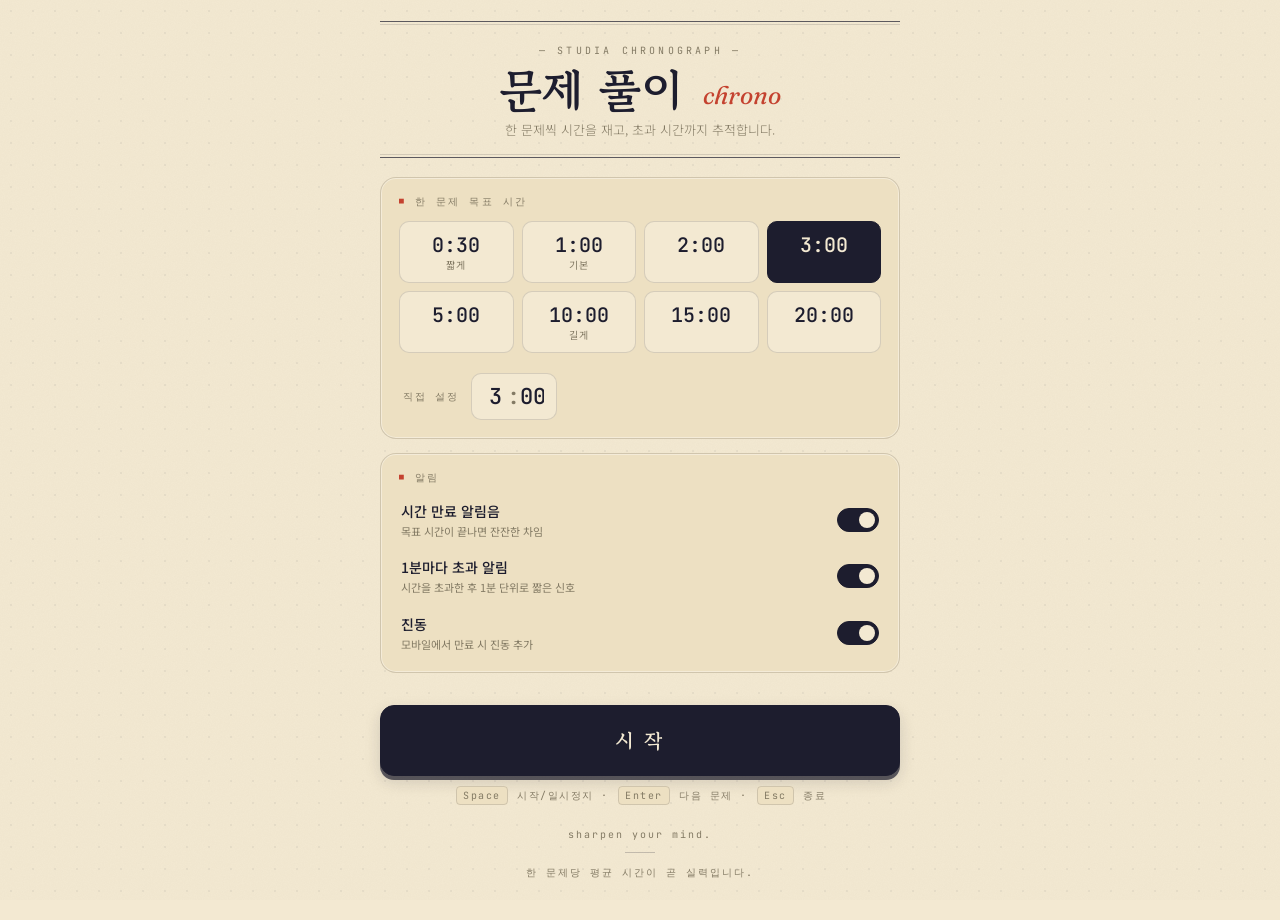
<file: problem chrono.html>
<!DOCTYPE html>
<html lang="ko">
<head>
<meta charset="UTF-8" />
<meta name="viewport" content="width=device-width, initial-scale=1.0, viewport-fit=cover" />
<meta name="theme-color" content="#f3e9d2" />
<title>문제 풀이 크로노 · Chrono</title>
<link rel="preconnect" href="https://fonts.googleapis.com" />
<link rel="preconnect" href="https://fonts.gstatic.com" crossorigin />
<link href="https://fonts.googleapis.com/css2?family=Fraunces:ital,opsz,wght@0,9..144,300;0,9..144,400;0,9..144,600;0,9..144,700;1,9..144,400&family=Gowun+Batang:wght@400;700&family=JetBrains+Mono:wght@300;400;500;600;700&family=Noto+Sans+KR:wght@300;400;500;600;700&display=swap" rel="stylesheet" />
<style>
  :root {
    --paper: #f3e9d2;
    --paper-2: #ede0c2;
    --paper-3: #e6d5b0;
    --ink: #1d1d2e;
    --ink-2: #3a3a4c;
    --ink-mute: #837a64;
    --ink-faint: rgba(29, 29, 46, 0.10);
    --line: rgba(29, 29, 46, 0.14);
    --line-strong: rgba(29, 29, 46, 0.22);

    --carbon: #1a1a26;
    --carbon-2: #252533;
    --carbon-line: rgba(243, 233, 210, 0.10);

    --red: #c4422f;
    --red-deep: #9a2e1f;
    --green: #4d6b4a;
    --amber: #c98a2b;

    --serif: "Fraunces", "Gowun Batang", serif;
    --korean-serif: "Gowun Batang", "Fraunces", serif;
    --sans: "Noto Sans KR", system-ui, sans-serif;
    --mono: "JetBrains Mono", ui-monospace, monospace;
  }

  * { box-sizing: border-box; margin: 0; padding: 0; -webkit-tap-highlight-color: transparent; }

  html, body {
    height: 100%;
    overflow-x: hidden;
  }

  body {
    font-family: var(--sans);
    color: var(--ink);
    background: var(--paper);
    min-height: 100dvh;
    font-weight: 400;
    line-height: 1.5;
    padding: env(safe-area-inset-top) env(safe-area-inset-right) env(safe-area-inset-bottom) env(safe-area-inset-left);
    position: relative;
    overflow-x: hidden;
  }

  /* Paper texture: subtle dot grid + grain */
  body::before {
    content: "";
    position: fixed; inset: 0;
    background-image:
      radial-gradient(circle, rgba(29, 29, 46, 0.07) 1px, transparent 1px);
    background-size: 22px 22px;
    pointer-events: none;
    z-index: -1;
    opacity: 0.7;
  }
  body::after {
    content: "";
    position: fixed; inset: 0;
    background-image: url("data:image/svg+xml;utf8,<svg xmlns='http://www.w3.org/2000/svg' width='200' height='200'><filter id='n'><feTurbulence type='fractalNoise' baseFrequency='0.85' numOctaves='2'/><feColorMatrix values='0 0 0 0 0.2 0 0 0 0 0.18 0 0 0 0 0.15 0 0 0 0.35 0'/></filter><rect width='100%25' height='100%25' filter='url(%23n)' opacity='0.5'/></svg>");
    mix-blend-mode: multiply;
    opacity: 0.18;
    pointer-events: none;
    z-index: -1;
  }

  /* ---------- Layout ---------- */
  .app {
    max-width: 560px;
    margin: 0 auto;
    padding: 24px 20px 40px;
    min-height: 100dvh;
    display: flex;
    flex-direction: column;
  }

  .view { display: none; flex-direction: column; flex: 1; }
  .view.active { display: flex; animation: fadeIn 0.35s ease; }
  @keyframes fadeIn { from { opacity: 0; transform: translateY(6px); } to { opacity: 1; transform: translateY(0); } }

  /* ---------- Header ---------- */

  header.intro {
    text-align: center;
    margin-bottom: 22px;
    padding: 18px 0 14px;
    border-top: 1px solid var(--line);
    border-bottom: 1px solid var(--line);
    position: relative;
  }
  header.intro::before, header.intro::after {
    content: "";
    position: absolute;
    left: 0; right: 0;
    height: 1px;
    background: var(--ink);
    opacity: 0.7;
  }
  header.intro::before { top: -4px; }
  header.intro::after { bottom: -4px; }
  .crest-line {
    font-family: var(--mono);
    font-size: 10px;
    letter-spacing: 0.32em;
    text-transform: uppercase;
    color: var(--ink-mute);
    margin-bottom: 8px;
  }
  h1.title {
    font-family: var(--korean-serif);
    font-weight: 700;
    font-size: clamp(34px, 9vw, 46px);
    line-height: 1;
    letter-spacing: -0.005em;
    color: var(--ink);
  }
  h1.title em {
    font-family: var(--serif);
    font-style: italic;
    font-weight: 400;
    color: var(--red);
    font-size: 0.55em;
    margin-left: 8px;
    letter-spacing: 0;
    vertical-align: 0.2em;
  }
  .lede {
    font-size: 13px;
    color: var(--ink-mute);
    margin-top: 8px;
    font-weight: 300;
  }

  /* ---------- Card (paper section) ---------- */
  .card {
    background: var(--paper-2);
    border: 1px solid var(--line);
    border-radius: 16px;
    padding: 16px 18px;
    margin-bottom: 14px;
    box-shadow: inset 0 0 0 1px rgba(255, 255, 255, 0.35);
  }
  .card .label {
    font-family: var(--mono);
    font-size: 10px;
    letter-spacing: 0.25em;
    text-transform: uppercase;
    color: var(--ink-mute);
    margin-bottom: 12px;
    display: flex; align-items: center; gap: 8px;
  }
  .card .label::before {
    content: "■";
    color: var(--red);
    font-size: 8px;
  }

  /* ---------- Presets ---------- */
  .presets {
    display: grid;
    grid-template-columns: repeat(4, 1fr);
    gap: 8px;
    margin-bottom: 14px;
  }
  .preset {
    background: var(--paper);
    border: 1px solid var(--line);
    color: var(--ink-2);
    padding: 12px 0 10px;
    border-radius: 10px;
    cursor: pointer;
    font-family: var(--sans);
    font-weight: 400;
    transition: all 0.15s ease;
    display: flex; flex-direction: column; align-items: center; gap: 1px;
  }
  .preset .num {
    font-family: var(--mono);
    font-size: 20px;
    font-weight: 500;
    color: var(--ink);
    line-height: 1.1;
    font-variant-numeric: tabular-nums;
  }
  .preset .unit { font-size: 10px; color: var(--ink-mute); letter-spacing: 0.12em; }
  .preset:hover { border-color: var(--ink); }
  .preset.active {
    background: var(--ink);
    border-color: var(--ink);
  }
  .preset.active .num, .preset.active .unit { color: var(--paper); }

  /* ---------- Custom MM:SS input ---------- */
  .custom-row {
    display: flex; align-items: center; gap: 12px;
    padding: 6px 4px 2px;
  }
  .custom-row label {
    font-family: var(--mono);
    font-size: 10px;
    letter-spacing: 0.2em;
    text-transform: uppercase;
    color: var(--ink-mute);
  }
  .mmss-input {
    display: inline-flex;
    align-items: baseline;
    background: var(--paper);
    border: 1px solid var(--line);
    border-radius: 10px;
    padding: 6px 12px;
    font-family: var(--mono);
    font-size: 22px;
    font-weight: 500;
    font-variant-numeric: tabular-nums;
  }
  .mmss-input input {
    width: 1.8ch;
    border: none;
    background: transparent;
    font: inherit;
    text-align: center;
    color: var(--ink);
    outline: none;
    padding: 0;
  }
  .mmss-input input::-webkit-outer-spin-button,
  .mmss-input input::-webkit-inner-spin-button {
    -webkit-appearance: none; margin: 0;
  }
  .mmss-input span { color: var(--ink-mute); }

  /* ---------- Options ---------- */
  .opts { display: grid; gap: 10px; }
  .opt {
    display: flex; align-items: center; justify-content: space-between;
    padding: 4px 2px;
  }
  .opt-text strong {
    font-weight: 500;
    font-size: 14px;
    color: var(--ink);
    display: block;
  }
  .opt-text small {
    font-size: 11px;
    color: var(--ink-mute);
    margin-top: 1px;
    display: block;
  }
  .toggle { position: relative; width: 42px; height: 24px; flex-shrink: 0; }
  .toggle input { display: none; }
  .toggle .slider {
    position: absolute; inset: 0;
    background: var(--paper);
    border-radius: 999px;
    cursor: pointer;
    transition: background 0.2s;
    border: 1px solid var(--line-strong);
  }
  .toggle .slider::before {
    content: "";
    position: absolute;
    width: 16px; height: 16px;
    border-radius: 50%;
    background: var(--ink-mute);
    top: 3px; left: 3px;
    transition: all 0.2s;
  }
  .toggle input:checked + .slider {
    background: var(--ink);
    border-color: var(--ink);
  }
  .toggle input:checked + .slider::before {
    background: var(--paper);
    transform: translateX(18px);
  }

  /* ---------- Primary button ---------- */
  .start-area { margin-top: 18px; }
  .btn-primary {
    width: 100%;
    background: var(--ink);
    border: 1px solid var(--ink);
    color: var(--paper);
    padding: 20px;
    border-radius: 14px;
    font-family: var(--korean-serif);
    font-weight: 700;
    font-size: 20px;
    letter-spacing: 0.12em;
    cursor: pointer;
    transition: all 0.15s ease;
    box-shadow: 0 4px 0 0 rgba(29, 29, 46, 0.7), 0 6px 16px rgba(29, 29, 46, 0.15);
  }
  .btn-primary:hover { transform: translateY(-1px); }
  .btn-primary:active {
    transform: translateY(2px);
    box-shadow: 0 1px 0 0 rgba(29, 29, 46, 0.7), 0 2px 6px rgba(29, 29, 46, 0.1);
  }
  .kbd-hint {
    text-align: center;
    margin-top: 12px;
    font-family: var(--mono);
    font-size: 10px;
    letter-spacing: 0.15em;
    color: var(--ink-mute);
  }
  .kbd-hint kbd {
    background: var(--paper-2);
    border: 1px solid var(--line);
    border-radius: 4px;
    padding: 2px 6px;
    font-family: var(--mono);
    font-size: 10px;
    margin: 0 2px;
  }

  /* ---------- Running view ---------- */
  .session-bar {
    display: flex; justify-content: space-between; align-items: center;
    font-family: var(--mono);
    font-size: 11px;
    letter-spacing: 0.15em;
    text-transform: uppercase;
    color: var(--ink-mute);
    padding: 14px 4px;
    margin-bottom: 14px;
    border-bottom: 1px dashed var(--line);
  }
  .session-bar .left { display: flex; gap: 14px; align-items: center; }
  .session-bar .left span strong {
    color: var(--ink);
    font-weight: 500;
    font-family: var(--mono);
  }
  .session-bar .close-btn {
    background: none;
    border: none;
    color: var(--ink-mute);
    cursor: pointer;
    font-family: var(--mono);
    font-size: 11px;
    letter-spacing: 0.15em;
    padding: 4px 8px;
    transition: color 0.15s;
  }
  .session-bar .close-btn:hover { color: var(--red); }

  /* THE TIMER CARD */
  .timer-card {
    background: var(--carbon);
    border-radius: 22px;
    padding: 38px 24px 28px;
    color: var(--paper);
    position: relative;
    overflow: hidden;
    margin-bottom: 16px;
    transition: background 0.35s ease;
    box-shadow: 0 20px 50px rgba(29, 29, 46, 0.25);
  }
  /* Notch corners for ticket-like feel */
  .timer-card::before, .timer-card::after {
    content: "";
    position: absolute;
    width: 22px; height: 22px;
    background: var(--paper);
    border-radius: 50%;
    top: 50%;
    transform: translateY(-50%);
  }
  .timer-card::before { left: -11px; }
  .timer-card::after { right: -11px; }

  .timer-mode {
    text-align: center;
    font-family: var(--mono);
    font-size: 10px;
    letter-spacing: 0.4em;
    text-transform: uppercase;
    color: rgba(243, 233, 210, 0.55);
    margin-bottom: 14px;
    transition: color 0.3s;
  }
  .timer-display {
    font-family: var(--mono);
    font-weight: 300;
    font-size: clamp(70px, 21vw, 130px);
    line-height: 1;
    text-align: center;
    letter-spacing: -0.04em;
    font-variant-numeric: tabular-nums;
    color: var(--paper);
    transition: color 0.3s;
  }
  .timer-display .sep {
    color: rgba(243, 233, 210, 0.45);
    margin: 0 -0.04em;
  }
  .timer-display .sign {
    color: var(--red);
    margin-right: 0.05em;
    font-weight: 500;
  }
  .timer-sub {
    text-align: center;
    font-family: var(--mono);
    font-size: 13px;
    letter-spacing: 0.18em;
    color: rgba(243, 233, 210, 0.55);
    margin-top: 16px;
    padding-top: 16px;
    border-top: 1px dashed var(--carbon-line);
    font-variant-numeric: tabular-nums;
  }
  .timer-sub strong {
    color: var(--paper);
    font-weight: 500;
    margin-left: 4px;
  }

  /* Overtime state */
  .timer-card.over {
    background: var(--red);
    box-shadow: 0 20px 50px rgba(196, 66, 47, 0.4);
    animation: overPulse 1.8s infinite ease-in-out;
  }
  @keyframes overPulse {
    0%, 100% { box-shadow: 0 20px 50px rgba(196, 66, 47, 0.35); }
    50% { box-shadow: 0 20px 60px rgba(196, 66, 47, 0.6); }
  }
  .timer-card.over .timer-mode { color: rgba(255, 255, 255, 0.75); }
  .timer-card.over .timer-display { color: #fff; }
  .timer-card.over .timer-display .sign { color: #fff; }
  .timer-card.over .timer-display .sep { color: rgba(255, 255, 255, 0.6); }
  .timer-card.over .timer-sub { color: rgba(255, 255, 255, 0.7); }
  .timer-card.over .timer-sub strong { color: #fff; }

  /* Warning state (last 10s) */
  .timer-card.warning .timer-display {
    color: #ffd178;
    animation: tick 1s infinite;
  }
  @keyframes tick {
    0%, 100% { transform: scale(1); }
    50% { transform: scale(1.015); }
  }

  /* Paused state */
  .timer-card.paused .timer-display {
    opacity: 0.45;
  }
  .timer-card.paused .timer-mode::after {
    content: " · 일시정지";
    color: var(--amber);
  }

  /* Flash on time-up */
  .timer-card.flash {
    animation: flashOnce 0.5s ease-out;
  }
  @keyframes flashOnce {
    0% { background: var(--paper); }
    50% { background: var(--red); }
    100% { background: var(--red); }
  }

  /* ---------- Actions ---------- */
  .actions {
    display: grid;
    grid-template-columns: 1fr 1.4fr 1fr;
    gap: 8px;
    margin-bottom: 18px;
  }
  .btn-action {
    background: var(--paper-2);
    border: 1px solid var(--line);
    color: var(--ink);
    padding: 14px 8px;
    border-radius: 12px;
    font-family: var(--sans);
    font-size: 13px;
    font-weight: 500;
    cursor: pointer;
    transition: all 0.15s;
    letter-spacing: 0.02em;
  }
  .btn-action:hover { background: var(--paper); border-color: var(--ink-mute); }
  .btn-action:active { transform: translateY(1px); }
  .btn-action.primary {
    background: var(--ink);
    border-color: var(--ink);
    color: var(--paper);
    font-weight: 500;
  }
  .btn-action.primary:hover { background: var(--carbon-2); }

  /* ---------- Lap list ---------- */
  .laps {
    flex: 1;
    margin-top: 6px;
  }
  .laps-header {
    display: flex; justify-content: space-between; align-items: baseline;
    font-family: var(--mono);
    font-size: 10px;
    letter-spacing: 0.25em;
    text-transform: uppercase;
    color: var(--ink-mute);
    padding: 0 4px 12px;
    border-bottom: 1px solid var(--line);
    margin-bottom: 4px;
  }
  .laps-header .count {
    color: var(--ink);
    font-weight: 500;
  }
  .laps-header .empty-note {
    color: var(--ink-mute);
    font-family: var(--sans);
    font-size: 12px;
    letter-spacing: 0;
    text-transform: none;
    font-weight: 300;
  }
  .lap-list {
    list-style: none;
    max-height: 280px;
    overflow-y: auto;
  }
  .lap-item {
    display: grid;
    grid-template-columns: auto 1fr auto auto;
    gap: 12px;
    align-items: baseline;
    padding: 12px 4px;
    border-bottom: 1px dashed var(--line);
    animation: lapIn 0.3s ease;
  }
  @keyframes lapIn {
    from { opacity: 0; transform: translateX(-8px); }
    to { opacity: 1; transform: translateX(0); }
  }
  .lap-item .lap-num {
    font-family: var(--mono);
    font-size: 11px;
    color: var(--ink-mute);
    letter-spacing: 0.05em;
    min-width: 28px;
  }
  .lap-item .lap-time {
    font-family: var(--mono);
    font-size: 18px;
    font-weight: 500;
    color: var(--ink);
    font-variant-numeric: tabular-nums;
    letter-spacing: -0.01em;
  }
  .lap-item .lap-target {
    font-family: var(--mono);
    font-size: 11px;
    color: var(--ink-mute);
    font-variant-numeric: tabular-nums;
  }
  .lap-item .lap-diff {
    font-family: var(--mono);
    font-size: 13px;
    font-weight: 500;
    font-variant-numeric: tabular-nums;
    padding: 3px 9px;
    border-radius: 999px;
    min-width: 62px;
    text-align: center;
  }
  .lap-diff.under {
    background: rgba(77, 107, 74, 0.12);
    color: var(--green);
  }
  .lap-diff.over {
    background: rgba(196, 66, 47, 0.12);
    color: var(--red);
  }
  .lap-diff.exact {
    background: rgba(29, 29, 46, 0.08);
    color: var(--ink-2);
  }

  /* ---------- Summary view ---------- */
  .summary-head {
    text-align: center;
    padding: 30px 0 20px;
  }
  .summary-head .crest-line { margin-bottom: 6px; }
  .summary-head h2 {
    font-family: var(--korean-serif);
    font-size: 32px;
    font-weight: 700;
    letter-spacing: -0.01em;
  }
  .summary-head h2 em {
    font-family: var(--serif);
    font-style: italic;
    color: var(--red);
    font-weight: 400;
    font-size: 0.55em;
    margin-left: 6px;
    vertical-align: 0.2em;
  }

  .stats-grid {
    display: grid;
    grid-template-columns: repeat(2, 1fr);
    gap: 10px;
    margin-bottom: 18px;
  }
  .stat-card {
    background: var(--paper-2);
    border: 1px solid var(--line);
    border-radius: 14px;
    padding: 16px;
    text-align: center;
  }
  .stat-card.big {
    grid-column: 1 / -1;
    background: var(--carbon);
    border-color: var(--carbon);
    color: var(--paper);
    padding: 26px 16px;
  }
  .stat-label {
    font-family: var(--mono);
    font-size: 9px;
    letter-spacing: 0.3em;
    text-transform: uppercase;
    color: var(--ink-mute);
    margin-bottom: 8px;
  }
  .stat-card.big .stat-label { color: rgba(243, 233, 210, 0.6); }
  .stat-value {
    font-family: var(--mono);
    font-weight: 500;
    font-size: 24px;
    color: var(--ink);
    font-variant-numeric: tabular-nums;
    letter-spacing: -0.02em;
  }
  .stat-card.big .stat-value { color: var(--paper); font-size: 38px; }
  .stat-value .sub { font-size: 12px; color: var(--ink-mute); font-weight: 400; margin-left: 4px; }
  .stat-card.big .stat-value .sub { color: rgba(243, 233, 210, 0.55); }

  /* ---------- Footer signature ---------- */
  footer.sig {
    margin-top: auto;
    padding-top: 24px;
    text-align: center;
    font-family: var(--mono);
    font-size: 10px;
    letter-spacing: 0.2em;
    color: var(--ink-mute);
  }
  footer.sig .divider {
    width: 30px; height: 1px;
    background: var(--line-strong);
    margin: 10px auto 12px;
  }

  /* ---------- Toast ---------- */
  .toast {
    position: fixed;
    bottom: 32px;
    left: 50%;
    transform: translateX(-50%) translateY(80px);
    background: var(--ink);
    color: var(--paper);
    padding: 11px 18px;
    border-radius: 999px;
    font-size: 13px;
    opacity: 0;
    pointer-events: none;
    transition: all 0.3s cubic-bezier(0.2, 0.8, 0.4, 1);
    z-index: 100;
    box-shadow: 0 8px 30px rgba(29, 29, 46, 0.25);
  }
  .toast.show {
    opacity: 1;
    transform: translateX(-50%) translateY(0);
  }

  /* Responsive */
  @media (max-width: 380px) {
    .presets { grid-template-columns: repeat(3, 1fr); }
    .app { padding: 18px 14px 30px; }
    .stats-grid { gap: 8px; }
    .stat-card { padding: 14px 10px; }
  }
</style>
</head>
<body>

<main class="app">

  <!-- ============== SETUP VIEW ============== -->
  <section id="setupView" class="view active">
    <header class="intro">
      <div class="crest-line">— Studia Chronograph —</div>
      <h1 class="title">문제 풀이 <em>chrono</em></h1>
      <p class="lede">한 문제씩 시간을 재고, 초과 시간까지 추적합니다.</p>
    </header>

    <section class="card">
      <div class="label">한 문제 목표 시간</div>
      <div class="presets" id="presets">
        <button class="preset" data-sec="30"><span class="num">0:30</span><span class="unit">짧게</span></button>
        <button class="preset" data-sec="60"><span class="num">1:00</span><span class="unit">기본</span></button>
        <button class="preset" data-sec="120"><span class="num">2:00</span><span class="unit"></span></button>
        <button class="preset active" data-sec="180"><span class="num">3:00</span><span class="unit"></span></button>
        <button class="preset" data-sec="300"><span class="num">5:00</span><span class="unit"></span></button>
        <button class="preset" data-sec="600"><span class="num">10:00</span><span class="unit">길게</span></button>
        <button class="preset" data-sec="900"><span class="num">15:00</span><span class="unit"></span></button>
        <button class="preset" data-sec="1200"><span class="num">20:00</span><span class="unit"></span></button>
      </div>
      <div class="custom-row">
        <label>직접 설정</label>
        <div class="mmss-input">
          <input type="number" id="customMin" min="0" max="99" value="3" />
          <span>:</span>
          <input type="number" id="customSec" min="0" max="59" value="00" />
        </div>
      </div>
    </section>

    <section class="card">
      <div class="label">알림</div>
      <div class="opts">
        <div class="opt">
          <div class="opt-text">
            <strong>시간 만료 알림음</strong>
            <small>목표 시간이 끝나면 잔잔한 차임</small>
          </div>
          <label class="toggle">
            <input type="checkbox" id="optSound" checked />
            <span class="slider"></span>
          </label>
        </div>
        <div class="opt">
          <div class="opt-text">
            <strong>1분마다 초과 알림</strong>
            <small>시간을 초과한 후 1분 단위로 짧은 신호</small>
          </div>
          <label class="toggle">
            <input type="checkbox" id="optOvertimePing" checked />
            <span class="slider"></span>
          </label>
        </div>
        <div class="opt">
          <div class="opt-text">
            <strong>진동</strong>
            <small>모바일에서 만료 시 진동 추가</small>
          </div>
          <label class="toggle">
            <input type="checkbox" id="optVibrate" checked />
            <span class="slider"></span>
          </label>
        </div>
      </div>
    </section>

    <div class="start-area">
      <button class="btn-primary" id="startBtn">시 작</button>
      <div class="kbd-hint">
        <kbd>Space</kbd> 시작/일시정지 · <kbd>Enter</kbd> 다음 문제 · <kbd>Esc</kbd> 종료
      </div>
    </div>

    <footer class="sig">
      sharpen your mind.
      <div class="divider"></div>
      한 문제당 평균 시간이 곧 실력입니다.
    </footer>
  </section>

  <!-- ============== RUNNING VIEW ============== -->
  <section id="runView" class="view">
    <div class="session-bar">
      <div class="left">
        <span>목표 <strong id="targetDisplay">3:00</strong></span>
        <span>문제 <strong id="problemNum">1</strong></span>
      </div>
      <button class="close-btn" id="endBtn">종료 ↩</button>
    </div>

    <div class="timer-card" id="timerCard">
      <div class="timer-mode" id="timerMode">남은 시간</div>
      <div class="timer-display" id="timerDisplay">03<span class="sep">:</span>00</div>
      <div class="timer-sub">풀이 시간 <strong id="elapsedDisplay">00:00</strong></div>
    </div>

    <div class="actions">
      <button class="btn-action" id="pauseBtn">일시정지</button>
      <button class="btn-action primary" id="lapBtn">다음 문제 →</button>
      <button class="btn-action" id="resetBtn">초기화</button>
    </div>

    <div class="laps">
      <div class="laps-header">
        <span>기록 · <span class="count" id="lapCount">0</span> 문제</span>
        <span class="empty-note" id="emptyNote">아직 기록이 없습니다</span>
      </div>
      <ol class="lap-list" id="lapList"></ol>
    </div>
  </section>

  <!-- ============== SUMMARY VIEW ============== -->
  <section id="summaryView" class="view">
    <div class="summary-head">
      <div class="crest-line">— Session Complete —</div>
      <h2>풀이 결과 <em>summary</em></h2>
    </div>

    <div class="stats-grid">
      <div class="stat-card big">
        <div class="stat-label">총 풀이 시간</div>
        <div class="stat-value" id="sumTotalTime">00:00</div>
      </div>
      <div class="stat-card">
        <div class="stat-label">문제 수</div>
        <div class="stat-value" id="sumCount">0<span class="sub">개</span></div>
      </div>
      <div class="stat-card">
        <div class="stat-label">평균 시간</div>
        <div class="stat-value" id="sumAvg">00:00</div>
      </div>
      <div class="stat-card">
        <div class="stat-label">목표 내 완료</div>
        <div class="stat-value" id="sumUnder" style="color: var(--green);">0<span class="sub">/0</span></div>
      </div>
      <div class="stat-card">
        <div class="stat-label">총 초과 시간</div>
        <div class="stat-value" id="sumOver" style="color: var(--red);">+00:00</div>
      </div>
    </div>

    <div class="laps">
      <div class="laps-header">
        <span>전체 기록</span>
      </div>
      <ol class="lap-list" id="sumLapList" style="max-height: none;"></ol>
    </div>

    <div class="start-area">
      <button class="btn-primary" id="restartBtn">새 세션 시작</button>
    </div>
  </section>

</main>

<div class="toast" id="toast"></div>

<script>
(() => {
  "use strict";

  // ---------- State ----------
  const state = {
    targetSec: 180,       // target seconds per problem
    startedAt: null,      // ms timestamp when current problem started
    pausedAt: null,       // ms when paused
    accumPausedMs: 0,     // total paused milliseconds this problem
    intervalId: null,
    audioCtx: null,
    laps: [],             // {target, elapsed, diff}
    problemNum: 1,
    overtimePingDoneAt: 0, // last overtime ping mark (minute index)
    chimeFired: false,
  };

  // ---------- DOM ----------
  const $ = (id) => document.getElementById(id);
  const setupView = $("setupView");
  const runView = $("runView");
  const summaryView = $("summaryView");
  const presetsEl = $("presets");
  const customMin = $("customMin");
  const customSec = $("customSec");
  const startBtn = $("startBtn");
  const pauseBtn = $("pauseBtn");
  const lapBtn = $("lapBtn");
  const resetBtn = $("resetBtn");
  const endBtn = $("endBtn");
  const restartBtn = $("restartBtn");
  const timerCard = $("timerCard");
  const timerMode = $("timerMode");
  const timerDisplay = $("timerDisplay");
  const elapsedDisplay = $("elapsedDisplay");
  const targetDisplay = $("targetDisplay");
  const problemNumEl = $("problemNum");
  const lapList = $("lapList");
  const lapCountEl = $("lapCount");
  const emptyNote = $("emptyNote");
  const optSound = $("optSound");
  const optOvertimePing = $("optOvertimePing");
  const optVibrate = $("optVibrate");
  const toast = $("toast");

  // ---------- Helpers ----------
  function pad2(n) { return n.toString().padStart(2, "0"); }
  function formatMMSS(totalSec) {
    const s = Math.max(0, Math.floor(totalSec));
    return `${pad2(Math.floor(s / 60))}:${pad2(s % 60)}`;
  }
  function formatMMSSWithSep(totalSec) {
    const s = Math.max(0, Math.floor(totalSec));
    return `${pad2(Math.floor(s / 60))}<span class="sep">:</span>${pad2(s % 60)}`;
  }

  let toastTimer;
  function showToast(msg, ms = 2000) {
    toast.textContent = msg;
    toast.classList.add("show");
    clearTimeout(toastTimer);
    toastTimer = setTimeout(() => toast.classList.remove("show"), ms);
  }

  // ---------- Target time selection ----------
  function setTargetSec(sec) {
    state.targetSec = Math.max(5, Math.min(3600, Math.round(sec)));
    customMin.value = Math.floor(state.targetSec / 60);
    customSec.value = pad2(state.targetSec % 60);
    [...presetsEl.children].forEach((b) => {
      b.classList.toggle("active", parseInt(b.dataset.sec, 10) === state.targetSec);
    });
  }
  presetsEl.addEventListener("click", (e) => {
    const btn = e.target.closest(".preset");
    if (!btn) return;
    setTargetSec(parseInt(btn.dataset.sec, 10));
  });
  function syncFromCustom() {
    const m = parseInt(customMin.value, 10) || 0;
    const s = parseInt(customSec.value, 10) || 0;
    const total = m * 60 + Math.min(59, s);
    setTargetSec(total);
  }
  customMin.addEventListener("change", syncFromCustom);
  customSec.addEventListener("change", syncFromCustom);
  customMin.addEventListener("input", syncFromCustom);
  customSec.addEventListener("input", syncFromCustom);

  // ---------- Audio ----------
  function getAudioCtx() {
    if (!state.audioCtx) {
      const AC = window.AudioContext || window.webkitAudioContext;
      state.audioCtx = new AC();
    }
    if (state.audioCtx.state === "suspended") state.audioCtx.resume();
    return state.audioCtx;
  }

  // Gentle bell-like chime (sine + harmonic, bell envelope)
  function playChime() {
    if (!optSound.checked) return;
    const ctx = getAudioCtx();
    const now = ctx.currentTime;
    const master = ctx.createGain();
    master.gain.value = 0.5;
    master.connect(ctx.destination);

    [880, 1320, 1760].forEach((freq, i) => {
      const osc = ctx.createOscillator();
      const gain = ctx.createGain();
      osc.type = "sine";
      osc.frequency.value = freq;
      const peak = 0.4 / (i + 1);
      gain.gain.setValueAtTime(0, now);
      gain.gain.linearRampToValueAtTime(peak, now + 0.01);
      gain.gain.exponentialRampToValueAtTime(0.001, now + 1.8);
      osc.connect(gain).connect(master);
      osc.start(now);
      osc.stop(now + 1.85);
    });
  }

  // Short pip for overtime minute markers
  function playPip() {
    if (!optOvertimePing.checked) return;
    const ctx = getAudioCtx();
    const now = ctx.currentTime;
    const osc = ctx.createOscillator();
    const gain = ctx.createGain();
    osc.type = "sine";
    osc.frequency.value = 660;
    gain.gain.setValueAtTime(0, now);
    gain.gain.linearRampToValueAtTime(0.18, now + 0.01);
    gain.gain.exponentialRampToValueAtTime(0.001, now + 0.25);
    osc.connect(gain).connect(ctx.destination);
    osc.start(now);
    osc.stop(now + 0.3);
  }

  // Soft click on lap
  function playClick() {
    if (!optSound.checked) return;
    const ctx = getAudioCtx();
    const now = ctx.currentTime;
    const osc = ctx.createOscillator();
    const gain = ctx.createGain();
    osc.type = "triangle";
    osc.frequency.value = 1200;
    gain.gain.setValueAtTime(0, now);
    gain.gain.linearRampToValueAtTime(0.1, now + 0.005);
    gain.gain.exponentialRampToValueAtTime(0.001, now + 0.08);
    osc.connect(gain).connect(ctx.destination);
    osc.start(now);
    osc.stop(now + 0.1);
  }

  function vibrateOnce(pattern) {
    if (!optVibrate.checked) return;
    if (navigator.vibrate) {
      try { navigator.vibrate(pattern); } catch (_) {}
    }
  }

  // ---------- Timer Engine ----------
  function elapsedMs() {
    if (state.startedAt == null) return 0;
    const end = state.pausedAt != null ? state.pausedAt : Date.now();
    return end - state.startedAt - state.accumPausedMs;
  }

  function tick() {
    const ms = elapsedMs();
    const elapsedSec = ms / 1000;
    const remaining = state.targetSec - elapsedSec;

    // Display
    if (remaining > 0) {
      // Counting down
      timerCard.classList.remove("over");
      timerMode.textContent = state.pausedAt ? "남은 시간" : "남은 시간";
      timerDisplay.innerHTML = formatMMSSWithSep(remaining);
      timerCard.classList.toggle("warning", remaining <= 10 && !state.pausedAt);
    } else {
      // Counting up (over target)
      const over = -remaining;
      if (!timerCard.classList.contains("over")) {
        timerCard.classList.add("over");
        timerCard.classList.remove("warning");
        timerCard.classList.add("flash");
        setTimeout(() => timerCard.classList.remove("flash"), 500);
      }
      timerMode.textContent = "시간 초과";
      timerDisplay.innerHTML = `<span class="sign">+</span>${formatMMSSWithSep(over)}`;

      // Fire chime once at moment of expiry
      if (!state.chimeFired) {
        state.chimeFired = true;
        playChime();
        vibrateOnce([220, 110, 220]);
      }

      // Minute pings while over
      if (optOvertimePing.checked) {
        const overMin = Math.floor(over / 60);
        if (overMin > 0 && overMin !== state.overtimePingDoneAt) {
          state.overtimePingDoneAt = overMin;
          playPip();
          vibrateOnce(60);
        }
      }
    }

    // Elapsed display (always counts up from start of problem)
    elapsedDisplay.textContent = formatMMSS(elapsedSec);

    timerCard.classList.toggle("paused", state.pausedAt != null);
  }

  function startTimer() {
    state.startedAt = Date.now();
    state.pausedAt = null;
    state.accumPausedMs = 0;
    state.chimeFired = false;
    state.overtimePingDoneAt = 0;
    timerCard.classList.remove("over", "warning", "paused");
    if (state.intervalId) clearInterval(state.intervalId);
    tick();
    state.intervalId = setInterval(tick, 100);
    pauseBtn.textContent = "일시정지";
  }

  function pauseTimer() {
    if (state.pausedAt != null || state.startedAt == null) return;
    state.pausedAt = Date.now();
    pauseBtn.textContent = "계속";
  }

  function resumeTimer() {
    if (state.pausedAt == null) return;
    state.accumPausedMs += Date.now() - state.pausedAt;
    state.pausedAt = null;
    pauseBtn.textContent = "일시정지";
  }

  function togglePause() {
    if (state.pausedAt != null) resumeTimer();
    else pauseTimer();
  }

  // Record current problem and start a fresh one
  function recordLap() {
    if (state.startedAt == null) return;
    const elapsed = elapsedMs() / 1000;
    const target = state.targetSec;
    const diff = elapsed - target; // positive = over, negative = under
    state.laps.push({ target, elapsed, diff, num: state.problemNum });
    renderLaps();
    playClick();
    vibrateOnce(40);
    state.problemNum++;
    problemNumEl.textContent = state.problemNum;
    startTimer();
  }

  function renderLaps() {
    if (state.laps.length === 0) {
      lapList.innerHTML = "";
      emptyNote.style.display = "";
      lapCountEl.textContent = "0";
      return;
    }
    emptyNote.style.display = "none";
    lapCountEl.textContent = state.laps.length;
    // Most recent first
    const html = [...state.laps].reverse().map((l) => {
      const diffSign = l.diff >= 0 ? "+" : "−";
      const diffAbs = Math.abs(l.diff);
      const cls = l.diff > 1 ? "over" : (l.diff < -1 ? "under" : "exact");
      return `
        <li class="lap-item">
          <span class="lap-num">#${pad2(l.num)}</span>
          <span class="lap-time">${formatMMSS(l.elapsed)}</span>
          <span class="lap-target">/ ${formatMMSS(l.target)}</span>
          <span class="lap-diff ${cls}">${diffSign}${formatMMSS(diffAbs)}</span>
        </li>
      `;
    }).join("");
    lapList.innerHTML = html;
  }

  // ---------- View switching ----------
  function setView(v) {
    [setupView, runView, summaryView].forEach((s) => s.classList.remove("active"));
    v.classList.add("active");
  }

  function beginSession() {
    // Initialize audio with user gesture
    try { getAudioCtx(); } catch (_) {}
    state.laps = [];
    state.problemNum = 1;
    problemNumEl.textContent = "1";
    targetDisplay.textContent = formatMMSS(state.targetSec);
    renderLaps();
    setView(runView);
    startTimer();
  }

  function endSession() {
    if (state.intervalId) clearInterval(state.intervalId);
    state.intervalId = null;
    // If there's an in-progress problem, also record it
    if (state.startedAt != null && elapsedMs() > 1000) {
      const elapsed = elapsedMs() / 1000;
      const diff = elapsed - state.targetSec;
      state.laps.push({ target: state.targetSec, elapsed, diff, num: state.problemNum });
    }
    state.startedAt = null;
    state.pausedAt = null;
    timerCard.classList.remove("over", "warning", "paused");

    if (state.laps.length === 0) {
      // Nothing recorded — go back to setup
      setView(setupView);
      showToast("기록된 문제가 없습니다");
      return;
    }
    renderSummary();
    setView(summaryView);
  }

  function renderSummary() {
    const totalSec = state.laps.reduce((a, l) => a + l.elapsed, 0);
    const count = state.laps.length;
    const avg = count ? totalSec / count : 0;
    const under = state.laps.filter((l) => l.diff <= 0).length;
    const overSum = state.laps.reduce((a, l) => a + Math.max(0, l.diff), 0);

    $("sumTotalTime").textContent = formatMMSS(totalSec);
    $("sumCount").innerHTML = `${count}<span class="sub">개</span>`;
    $("sumAvg").textContent = formatMMSS(avg);
    $("sumUnder").innerHTML = `${under}<span class="sub">/${count}</span>`;
    $("sumOver").textContent = `+${formatMMSS(overSum)}`;

    const html = state.laps.map((l) => {
      const diffSign = l.diff >= 0 ? "+" : "−";
      const diffAbs = Math.abs(l.diff);
      const cls = l.diff > 1 ? "over" : (l.diff < -1 ? "under" : "exact");
      return `
        <li class="lap-item">
          <span class="lap-num">#${pad2(l.num)}</span>
          <span class="lap-time">${formatMMSS(l.elapsed)}</span>
          <span class="lap-target">/ ${formatMMSS(l.target)}</span>
          <span class="lap-diff ${cls}">${diffSign}${formatMMSS(diffAbs)}</span>
        </li>
      `;
    }).join("");
    $("sumLapList").innerHTML = html;
  }

  // Reset current problem (don't record)
  function resetCurrent() {
    if (state.startedAt == null) return;
    startTimer();
    showToast("이번 문제 타이머를 초기화했습니다");
  }

  // ---------- Bindings ----------
  startBtn.addEventListener("click", beginSession);
  pauseBtn.addEventListener("click", togglePause);
  lapBtn.addEventListener("click", recordLap);
  resetBtn.addEventListener("click", resetCurrent);
  endBtn.addEventListener("click", endSession);
  restartBtn.addEventListener("click", () => {
    state.laps = [];
    state.problemNum = 1;
    setView(setupView);
  });

  // Keyboard shortcuts
  document.addEventListener("keydown", (e) => {
    if (e.target.tagName === "INPUT") return;
    if (e.code === "Space") {
      e.preventDefault();
      if (setupView.classList.contains("active")) beginSession();
      else if (runView.classList.contains("active")) togglePause();
    } else if (e.code === "Enter") {
      if (runView.classList.contains("active")) {
        e.preventDefault();
        recordLap();
      } else if (summaryView.classList.contains("active")) {
        e.preventDefault();
        restartBtn.click();
      }
    } else if (e.code === "Escape") {
      if (runView.classList.contains("active")) {
        e.preventDefault();
        endSession();
      }
    }
  });

  // Prevent accidental tab close
  window.addEventListener("beforeunload", (e) => {
    if (state.startedAt != null) {
      e.preventDefault();
      e.returnValue = "";
    }
  });

  // ---------- Init ----------
  setTargetSec(180);
})();
</script>

</body>
</html>
</file>
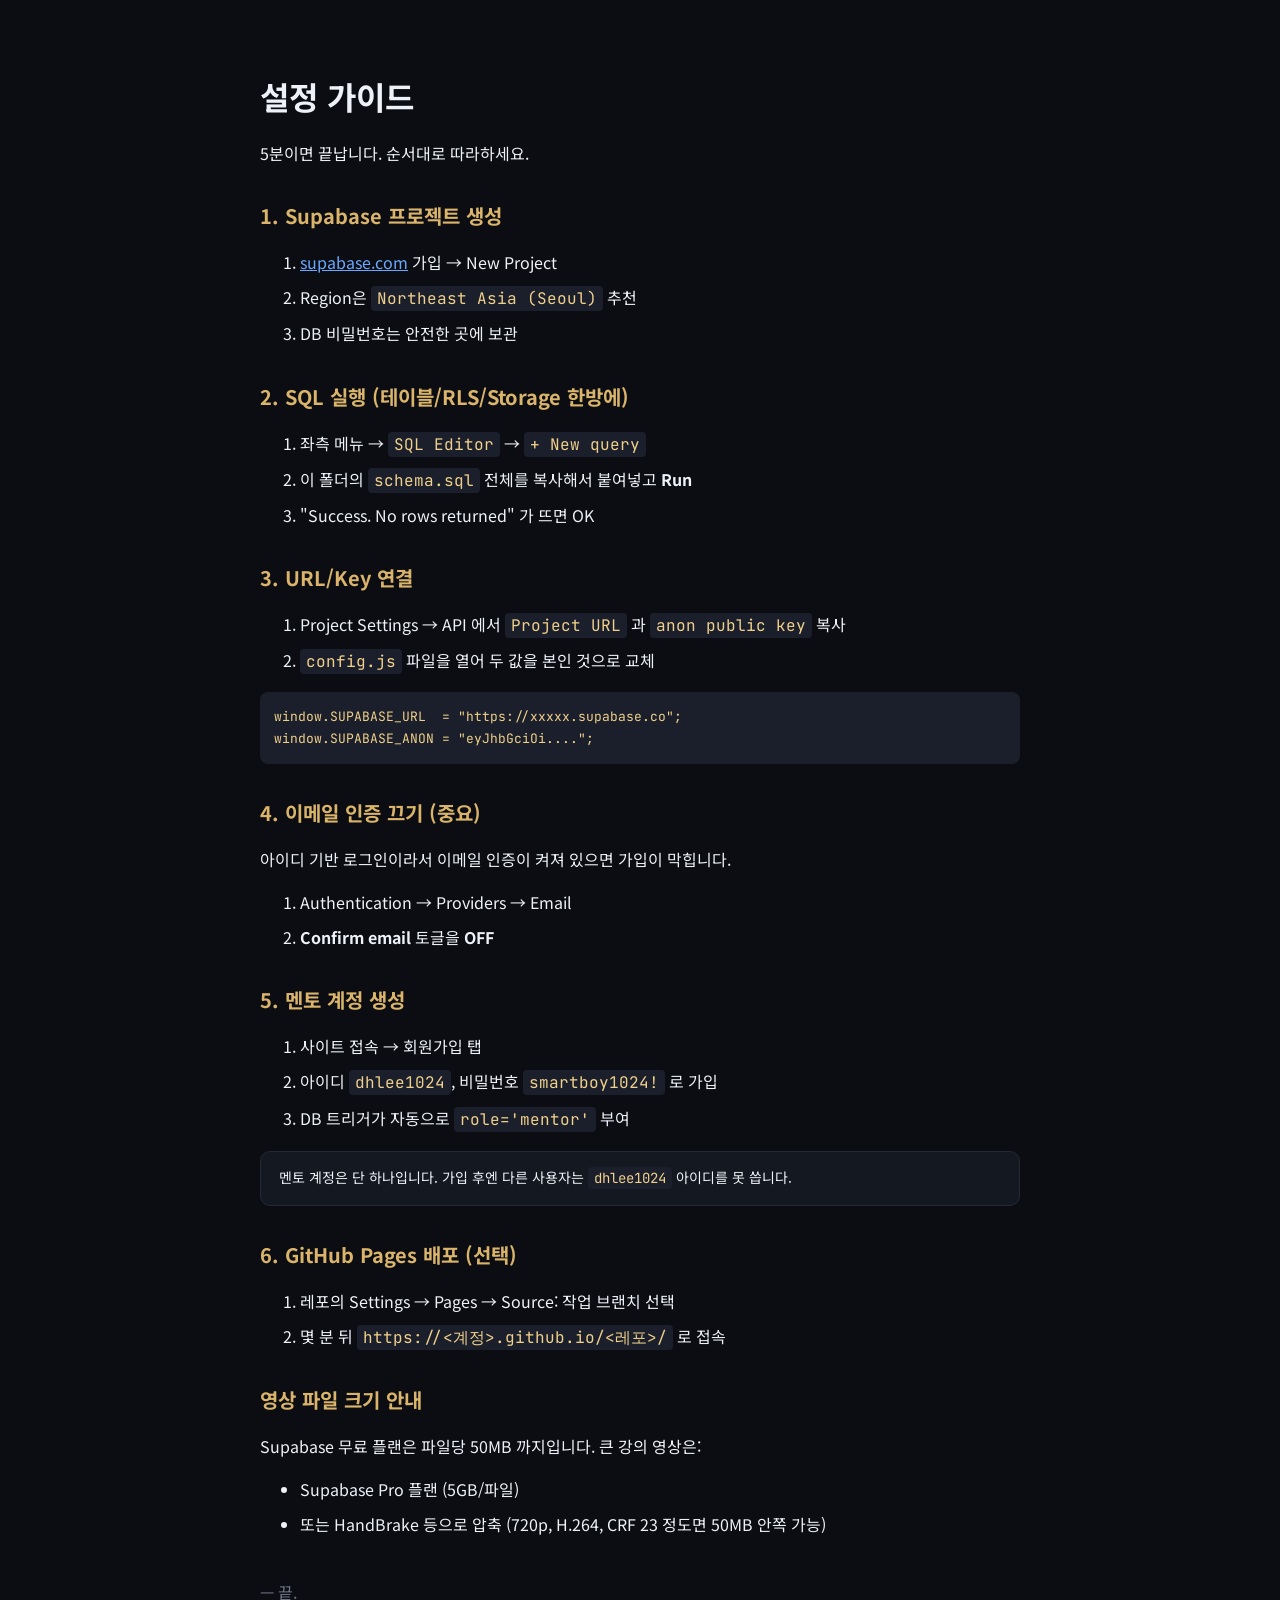
<file: setup.html>
<!DOCTYPE html>
<html lang="ko">
<head>
<meta charset="UTF-8" />
<title>설정 가이드 · Mentor</title>
<link rel="preconnect" href="https://fonts.googleapis.com">
<link href="https://fonts.googleapis.com/css2?family=Noto+Sans+KR:wght@400;500;700&family=JetBrains+Mono:wght@400;600&display=swap" rel="stylesheet">
<style>
body{font-family:'Noto Sans KR',sans-serif;background:#0b0d12;color:#eef1f7;padding:40px 20px;line-height:1.7;}
.wrap{max-width:760px;margin:0 auto;}
h1{font-size:32px;margin-bottom:8px;}
h2{font-size:20px;margin:32px 0 12px;color:#d9b46a;}
code,pre{font-family:'JetBrains Mono',monospace;background:#1a1f2b;padding:2px 6px;border-radius:4px;color:#f0d08b;}
pre{padding:14px;border-radius:8px;overflow-x:auto;font-size:13px;}
ol li,ul li{margin-bottom:8px;}
a{color:#6aa8ff;}
.note{background:#141821;border:1px solid #222836;border-radius:10px;padding:14px 18px;margin:18px 0;font-size:14px;}
</style>
</head>
<body>
<div class="wrap">
<h1>설정 가이드</h1>
<p>5분이면 끝납니다. 순서대로 따라하세요.</p>

<h2>1. Supabase 프로젝트 생성</h2>
<ol>
<li><a href="https://supabase.com" target="_blank">supabase.com</a> 가입 → New Project</li>
<li>Region은 <code>Northeast Asia (Seoul)</code> 추천</li>
<li>DB 비밀번호는 안전한 곳에 보관</li>
</ol>

<h2>2. SQL 실행 (테이블/RLS/Storage 한방에)</h2>
<ol>
<li>좌측 메뉴 → <code>SQL Editor</code> → <code>+ New query</code></li>
<li>이 폴더의 <code>schema.sql</code> 전체를 복사해서 붙여넣고 <strong>Run</strong></li>
<li>"Success. No rows returned" 가 뜨면 OK</li>
</ol>

<h2>3. URL/Key 연결</h2>
<ol>
<li>Project Settings → API 에서 <code>Project URL</code> 과 <code>anon public key</code> 복사</li>
<li><code>config.js</code> 파일을 열어 두 값을 본인 것으로 교체</li>
</ol>
<pre>window.SUPABASE_URL  = "https://xxxxx.supabase.co";
window.SUPABASE_ANON = "eyJhbGciOi....";</pre>

<h2>4. 이메일 인증 끄기 (중요)</h2>
<p>아이디 기반 로그인이라서 이메일 인증이 켜져 있으면 가입이 막힙니다.</p>
<ol>
<li>Authentication → Providers → Email</li>
<li><strong>Confirm email</strong> 토글을 <strong>OFF</strong></li>
</ol>

<h2>5. 멘토 계정 생성</h2>
<ol>
<li>사이트 접속 → 회원가입 탭</li>
<li>아이디 <code>dhlee1024</code>, 비밀번호 <code>smartboy1024!</code> 로 가입</li>
<li>DB 트리거가 자동으로 <code>role='mentor'</code> 부여</li>
</ol>
<div class="note">멘토 계정은 단 하나입니다. 가입 후엔 다른 사용자는 <code>dhlee1024</code> 아이디를 못 씁니다.</div>

<h2>6. GitHub Pages 배포 (선택)</h2>
<ol>
<li>레포의 Settings → Pages → Source: 작업 브랜치 선택</li>
<li>몇 분 뒤 <code>https://&lt;계정&gt;.github.io/&lt;레포&gt;/</code> 로 접속</li>
</ol>

<h2>영상 파일 크기 안내</h2>
<p>Supabase 무료 플랜은 파일당 50MB 까지입니다. 큰 강의 영상은:</p>
<ul>
<li>Supabase Pro 플랜 (5GB/파일)</li>
<li>또는 HandBrake 등으로 압축 (720p, H.264, CRF 23 정도면 50MB 안쪽 가능)</li>
</ul>

<p style="margin-top:40px;color:#6b7385;">— 끝.</p>
</div>
</body>
</html>
</file>
